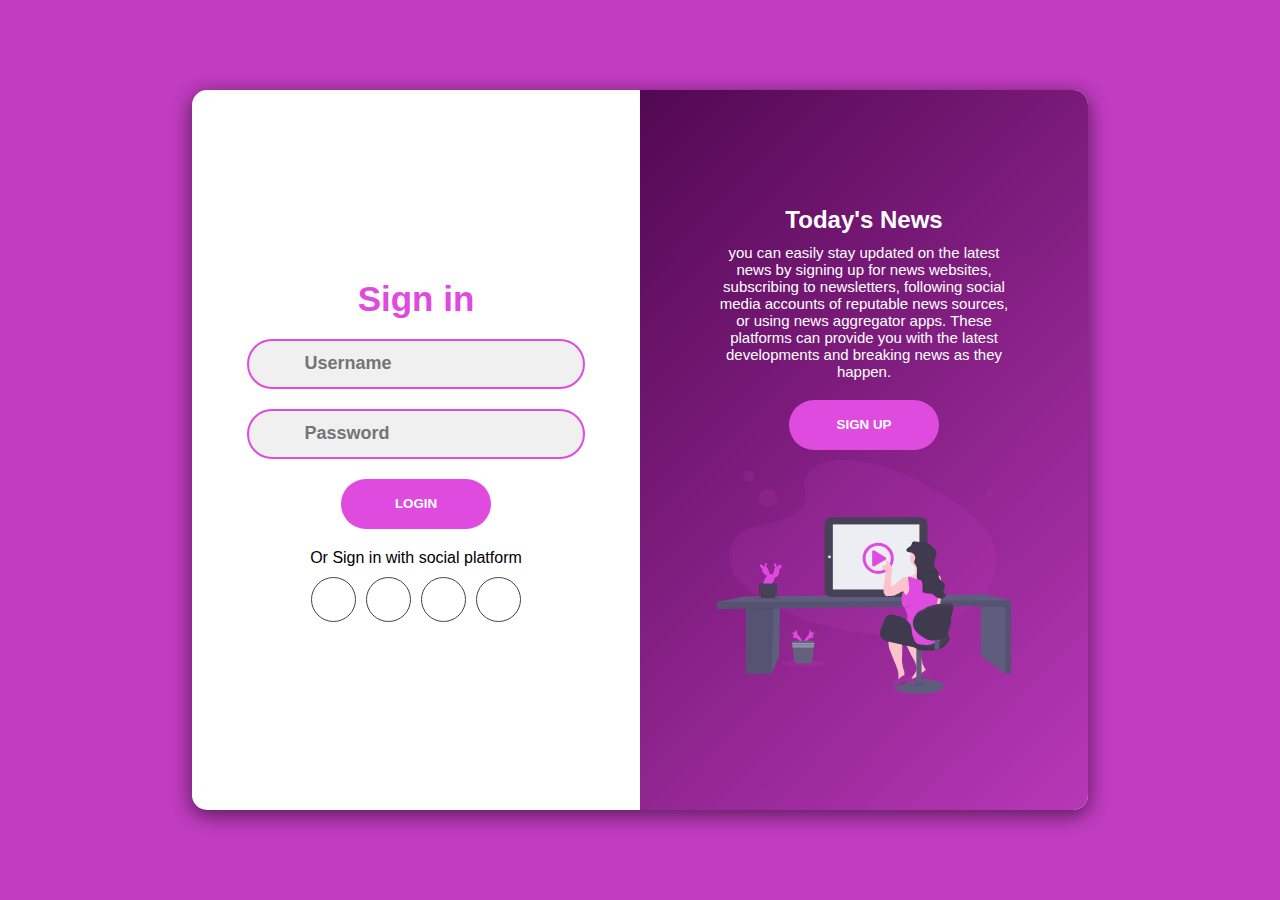
<file: index.html>
<!DOCTYPE html>
<html lang="en">

<head>
    <meta charset="UTF-8">
    <meta http-equiv="X-UA-Compatible" content="IE=edge">
    <meta name="viewport" content="width=device-width, initial-scale=1.0">
    <link rel="stylesheet" href="https://pro.fontawesome.com/releases/v5.10.0/css/all.css" integrity="sha384-AYmEC3Yw5cVb3ZcuHtOA93w35dYTsvhLPVnYs9eStHfGJvOvKxVfELGroGkvsg+p" crossorigin="anonymous" />
    <link rel="stylesheet" href="styles1.css">
    <title>signin-signup</title>
</head>

<body>
<!-- login click to next page-->
<script>
    function mydata(){
        var a=document.getElementById("n1").value;
        var b=document.getElementById("n2").value;
        if(a=="")
        {
            alert("\u26A0\ufe0f Please Fill the Username Press OK ");
            return false;
        }
        if(b=="")
        {
            alert("\u26A0\ufe0f Please Fill the Password Press OK ");
            return false;
        }

        else{
            
             return true;
        }
    }
</script>


    <div class="container">
        <div class="signin-signup">
            <form onsubmit="return mydata()" action="INDEX2.html" class="sign-in-form">
                <h2 class="title">Sign in</h2>
                <div class="input-field">
                    <i class="fas fa-user"></i>
                    <input type="text" id="n1" placeholder="Username">
                </div>
                <div class="input-field">
                    <i class="fas fa-lock"></i>
                    <input type="password" id="n2" placeholder="Password">
                </div>
                <!-- login Btn -->
                <input type="submit" value="Login" class="btn">
                <p class="social-text">Or Sign in with social platform</p>
                <div class="social-media">
                    <a href="#" class="social-icon">
                        <i class="fab fa-facebook"></i>
                    </a>
                    <a href="" class="social-icon">
                        <i class="fab fa-twitter"></i>
                    </a>
                    <a href="" class="social-icon">
                        <i class="fab fa-google"></i>
                    </a>
                    <a href="" class="social-icon">
                        <i class="fab fa-linkedin-in"></i>
                    </a>
                </div>
                <p class="account-text">Don't have an account? <a href="#" id="sign-up-btn2">Sign up</a></p>
            </form>
            <form action="" class="sign-up-form">
                <h2 class="title">Sign up</h2>
                <div class="input-field">
                    <i class="fas fa-user"></i>
                    <input type="text" placeholder="Username">
                </div>
                <div class="input-field">
                    <i class="fas fa-envelope"></i>
                    <input type="text" placeholder="Email">
                </div>
                <div class="input-field">
                    <i class="fas fa-lock"></i>
                    <input type="password" placeholder="Password">
                </div>
                <input type="submit" value="Sign up" class="btn">
                <p class="social-text">Or Sign in with social platform</p>
                <div class="social-media">
                    <a href="#" class="social-icon">
                        <i class="fab fa-facebook"></i>
                    </a>
                    <a href="" class="social-icon">
                        <i class="fab fa-twitter"></i>
                    </a>
                    <a href="" class="social-icon">
                        <i class="fab fa-google"></i>
                    </a>
                    <a href="" class="social-icon">
                        <i class="fab fa-linkedin-in"></i>
                    </a>
                </div>
                <p class="account-text">Already have an account? <a href="#" id="sign-in-btn2">Sign in</a></p>
            </form>
        </div>
        <div class="panels-container">
            <div class="panel left-panel">
                <div class="content">
                    <h3>Today's News</h3>
                    <p>you can easily stay updated on the latest news by signing up for news websites, subscribing to newsletters, following social media accounts of reputable news sources, or using news aggregator apps. These platforms can provide you with the latest developments and breaking news as they happen.</p>
                    <button class="btn" id="sign-in-btn">Sign in</button>
                </div>
                <img src="signin.svg" alt="" class="image">
            </div>
            <div class="panel right-panel">
                <div class="content">
                    <h3>Today's News</h3>
                    <p>you can easily stay updated on the latest news by signing up for news websites, subscribing to newsletters, following social media accounts of reputable news sources, or using news aggregator apps. These platforms can provide you with the latest developments and breaking news as they happen.</p>
                    <button class="btn" id="sign-up-btn">Sign up</button>
                </div>
                <img src="signup.svg" alt="" class="image">
            </div>
        </div>
    </div>
    <script src="app.js"></script>
</body>

</html>
</file>
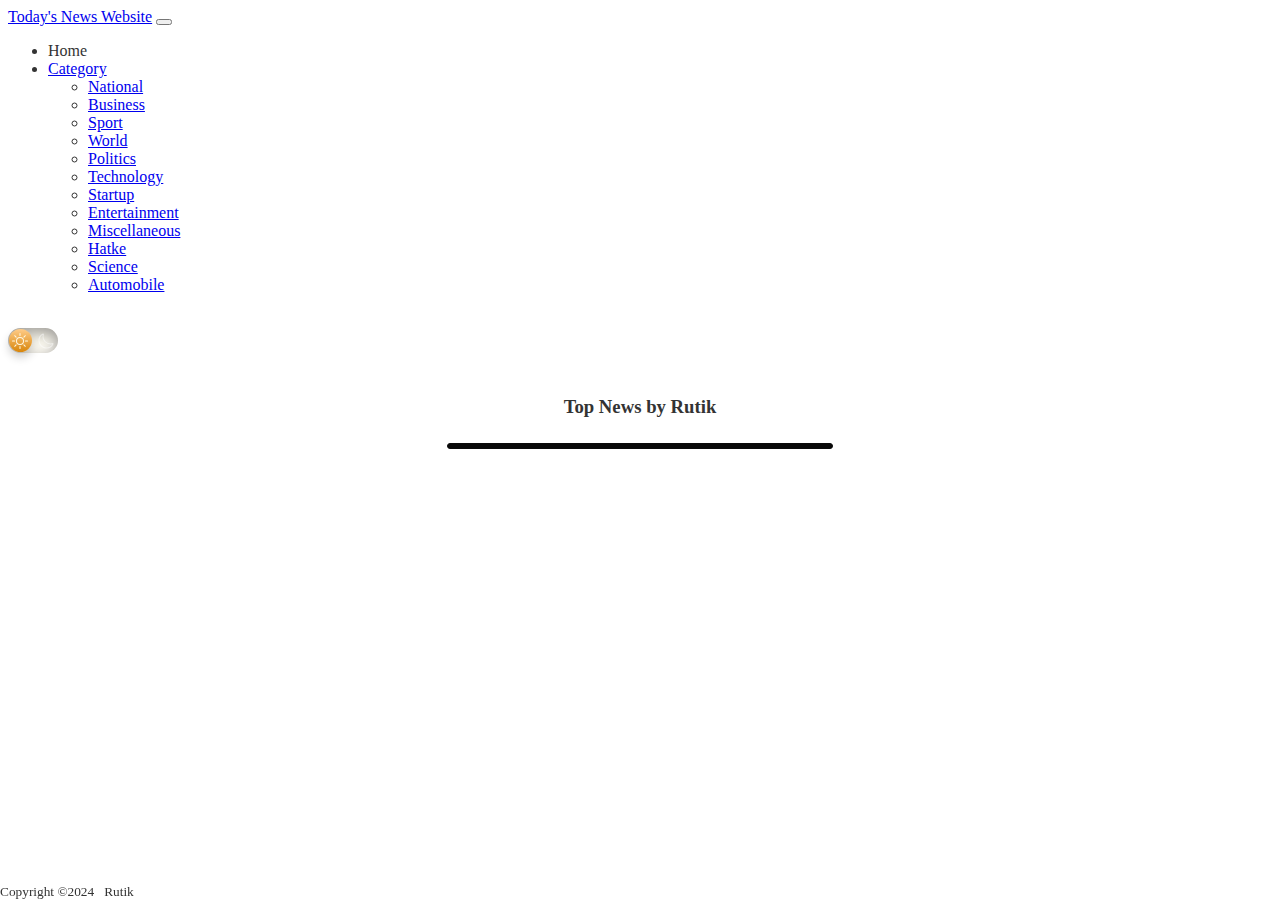
<file: INDEX2.HTML>
<!DOCTYPE html>
<html lang="en">

<head>
  <meta charset="utf-8" />
  <meta name="viewport" content="width=device-width, initial-scale=1" />
  <title>Today's News Website</title>
  <!-- favicon -->
  <link rel="icon" type="image/png" href="/img/favicon.png" sizes="32x32" />
  <!-- Bootsratp CSS -->
  <link href="https://cdn.jsdelivr.net/npm/bootstrap@5.2.0-beta1/dist/css/bootstrap.min.css" rel="stylesheet"
    integrity="sha384-0evHe/X+R7YkIZDRvuzKMRqM+OrBnVFBL6DOitfPri4tjfHxaWutUpFmBp4vmVor" crossorigin="anonymous" />
  <link rel="stylesheet" href="https://cdnjs.cloudflare.com/ajax/libs/font-awesome/6.3.0/css/all.min.css">

  <!-- Local CSS -->
  <link rel="stylesheet" href="style.css" />
</head>

<body>
  <!-- This is Bootsratp Nav bar -->
  <nav id="navbar">
    <nav class="navbar navbar-dark navbar-expand-lg bg-dark">
      <div class="container-fluid">
        <a class="navbar-brand" href="#">Today's News Website</a>
        <button class="navbar-toggler" type="button" data-bs-toggle="collapse" data-bs-target="#navbarSupportedContent"
          aria-controls="navbarSupportedContent" aria-expanded="false" aria-label="Toggle navigation">
          <span class="navbar-toggler-icon"></span>
        </button>
        <div class="collapse navbar-collapse" id="navbarSupportedContent">
          <ul class="navbar-nav me-auto mb-2 mb-lg-0">
            <li class="nav-item">
              <a class="nav-link active" aria-current="page" onclick="getNews('all')">Home</a>
            </li>
            <li class="nav-item dropdown">
              <a class="nav-link dropdown-toggle" href="#" id="navbarDropdown" role="button" data-bs-toggle="dropdown"
                aria-expanded="false">
                Category
              </a>
              <ul id="webList" class="dropdown-menu" aria-labelledby="navbarDropdown">
                <li onclick="sendCategory(this.id)" id="0">
                  <a class="dropdown-item" href="#">National</a>
                </li>
                <li onclick="sendCategory(this.id)" id="1">
                  <a class="dropdown-item" href="#">Business</a>
                </li>
                <li onclick="sendCategory(this.id)" id="2">
                  <a class="dropdown-item" href="#">Sport</a>
                </li>
                <li onclick="sendCategory(this.id)" id="3">
                  <a class="dropdown-item" href="#">World</a>
                </li>
                <li onclick="sendCategory(this.id)" id="4">
                  <a class="dropdown-item" href="#">Politics</a>
                </li>
                <li onclick="sendCategory(this.id)" id="5">
                  <a class="dropdown-item" href="#">Technology</a>
                </li>
                <li onclick="sendCategory(this.id)" id="6">
                  <a class="dropdown-item" href="#">Startup</a>
                </li>
                <li onclick="sendCategory(this.id)" id="7">
                  <a class="dropdown-item" href="#">Entertainment</a>
                </li>
                <li onclick="sendCategory(this.id)" id="8">
                  <a class="dropdown-item" href="#">Miscellaneous</a>
                </li>
                <li onclick="sendCategory(this.id)" id="9">
                  <a class="dropdown-item" href="#">Hatke</a>
                </li>
                <li onclick="sendCategory(this.id)" id="10">
                  <a class="dropdown-item" href="#">Science</a>
                </li>
                <li onclick="sendCategory(this.id)" id="11">
                  <a class="dropdown-item" href="#">Automobile</a>
                </li>
              </ul>
            </li>
          </ul>
              <div class="form-check form-switch">
                <input type="checkbox" id="darkModeToggle">
                <label class="form-check-label" for="darkModeToggle">
                  <svg class="moon"  xmlns="http://www.w3.org/2000/svg"
                  width="16" height="16"
                    viewBox="0 0 512 512">
                    <path fill="#fff"
                      d="M268.279,496c-67.574,0-130.978-26.191-178.534-73.745S16,311.293,16,243.718A252.252,252.252,0,0,1,154.183,18.676a24.44,24.44,0,0,1,34.46,28.958,220.12,220.12,0,0,0,54.8,220.923A218.746,218.746,0,0,0,399.085,333.2h0a220.2,220.2,0,0,0,65.277-9.846,24.439,24.439,0,0,1,28.959,34.461A252.256,252.256,0,0,1,268.279,496ZM153.31,55.781A219.3,219.3,0,0,0,48,243.718C48,365.181,146.816,464,268.279,464a219.3,219.3,0,0,0,187.938-105.31,252.912,252.912,0,0,1-57.13,6.513h0a250.539,250.539,0,0,1-178.268-74.016,252.147,252.147,0,0,1-67.509-235.4Z"
                      class="ci-primary"></path>
                  </svg>
                  <svg class="sun"  xmlns="http://www.w3.org/2000/svg" width="16"
                    height="16" fill="currentColor" class="bi bi-sun" viewBox="0 0 16 16">
                    <path
                      d="M8 11a3 3 0 1 1 0-6 3 3 0 0 1 0 6zm0 1a4 4 0 1 0 0-8 4 4 0 0 0 0 8zM8 0a.5.5 0 0 1 .5.5v2a.5.5 0 0 1-1 0v-2A.5.5 0 0 1 8 0zm0 13a.5.5 0 0 1 .5.5v2a.5.5 0 0 1-1 0v-2A.5.5 0 0 1 8 13zm8-5a.5.5 0 0 1-.5.5h-2a.5.5 0 0 1 0-1h2a.5.5 0 0 1 .5.5zM3 8a.5.5 0 0 1-.5.5h-2a.5.5 0 0 1 0-1h2A.5.5 0 0 1 3 8zm10.657-5.657a.5.5 0 0 1 0 .707l-1.414 1.415a.5.5 0 1 1-.707-.708l1.414-1.414a.5.5 0 0 1 .707 0zm-9.193 9.193a.5.5 0 0 1 0 .707L3.05 13.657a.5.5 0 0 1-.707-.707l1.414-1.414a.5.5 0 0 1 .707 0zm9.193 2.121a.5.5 0 0 1-.707 0l-1.414-1.414a.5.5 0 0 1 .707-.707l1.414 1.414a.5.5 0 0 1 0 .707zM4.464 4.465a.5.5 0 0 1-.707 0L2.343 3.05a.5.5 0 1 1 .707-.707l1.414 1.414a.5.5 0 0 1 0 .708z"
                      fill="#fff9e5"></path>
                  </svg>
                </label>
        </div>
      </div>
    </nav>
  </nav>
  <!-- This is basic header of website -->
  <div class="head container">
    <h3>
 Top News <span class="badge text-bg-secondary">by Rutik</span>
    </h3>
    <span class="line"></span>
  </div>
  <!-- This is div where all the News are Fetched from API -->
  <div id="newsBox"></div>
  <div id="spinner" class="mySpin spinner-border text-warning"></div>
  <!-- This is Basic Dark Fotter -->
  <footer id="sticky-footer" class="flex-shrink-0 py-2 bg-dark text-white-50">
    <div class="container text-center">
      <small>Copyright &copy;2024 &nbsp; Rutik </small>
    </div>
  </footer>

  <!-- Bootsratp js -->
  <script src="script.js"></script>
  <script src="https://cdn.jsdelivr.net/npm/bootstrap@5.2.0-beta1/dist/js/bootstrap.bundle.min.js"
    integrity="sha384-pprn3073KE6tl6bjs2QrFaJGz5/SUsLqktiwsUTF55Jfv3qYSDhgCecCxMW52nD2"
    crossorigin="anonymous"></script>
  <script src="https://cdn.jsdelivr.net/npm/@popperjs/core@2.11.5/dist/umd/popper.min.js"
    integrity="sha384-Xe+8cL9oJa6tN/veChSP7q+mnSPaj5Bcu9mPX5F5xIGE0DVittaqT5lorf0EI7Vk"
    crossorigin="anonymous"></script>
</body>

</html>
</file>
<file: styles1.css>
* {
    margin: 0;
    padding: 0;
    box-sizing: border-box;
    font-family: 'Poppins', sans-serif;
}

body {
    display: flex;
    align-items: center;
    justify-content: center;
    min-height: 100vh;
    background:#c03cc0;
}

.container {
    position: relative;
    width: 70vw;
    height: 80vh;
    background: #fff;
    border-radius: 15px;
    box-shadow: 0 4px 20px 0 rgba(0, 0, 0, 0.3), 0 6px 20px 0 rgba(0, 0, 0, 0.3);
    overflow: hidden;
}

.container::before {
    content: "";
    position: absolute;
    top: 0;
    left: -50%;
    width: 100%;
    height: 100%;
    background: linear-gradient(-45deg, #df4adf, #520852);
    z-index: 6;
    transform: translateX(100%);
    transition: 1s ease-in-out;
}

.signin-signup {
    position: absolute;
    top: 0;
    left: 0;
    width: 100%;
    height: 100%;
    display: flex;
    align-items: center;
    justify-content: space-around;
    z-index: 5;
}

form {
    display: flex;
    align-items: center;
    justify-content: center;
    flex-direction: column;
    width: 40%;
    min-width: 238px;
    padding: 0 10px;
}

form.sign-in-form {
    opacity: 1;
    transition: 0.5s ease-in-out;
    transition-delay: 1s;
}

form.sign-up-form {
    opacity: 0;
    transition: 0.5s ease-in-out;
    transition-delay: 1s;
}

.title {
    font-size: 35px;
    color: #df4adf;
    margin-bottom: 10px;
}

.input-field {
    width: 100%;
    height: 50px;
    background: #f0f0f0;
    margin: 10px 0;
    border: 2px solid #df4adf;
    border-radius: 50px;
    display: flex;
    align-items: center;
}

.input-field i {
    flex: 1;
    text-align: center;
    color: #666;
    font-size: 18px;
}

.input-field input {
    flex: 5;
    background: none;
    border: none;
    outline: none;
    width: 100%;
    font-size: 18px;
    font-weight: 600;
    color: #444;
}

.btn {
    width: 150px;
    height: 50px;
    border: none;
    border-radius: 50px;
    background: #df4adf;
    color: #fff;
    font-weight: 600;
    margin: 10px 0;
    text-transform: uppercase;
    cursor: pointer;
}

.btn:hover {
    background: #c03cc0;
}

.social-text {
    margin: 10px 0;
    font-size: 16px;
}

.social-media {
    display: flex;
    justify-content: center;
}

.social-icon {
    height: 45px;
    width: 45px;
    display: flex;
    align-items: center;
    justify-content: center;
    color: #444;
    border: 1px solid #444;
    border-radius: 50px;
    margin: 0 5px;
}

a {
    text-decoration: none;
}

.social-icon:hover {
    color: #df4adf;
    border-color: #df4adf;
}

.panels-container {
    position: absolute;
    top: 0;
    left: 0;
    width: 100%;
    height: 100%;
    display: flex;
    align-items: center;
    justify-content: space-around;
}

.panel {
    display: flex;
    flex-direction: column;
    align-items: center;
    justify-content: space-around;
    width: 35%;
    min-width: 238px;
    padding: 0 10px;
    text-align: center;
    z-index: 6;
}

.left-panel {
    pointer-events: none;
}

.content {
    color: #fff;
    transition: 1.1s ease-in-out;
    transition-delay: 0.5s;
}

.panel h3 {
    font-size: 24px;
    font-weight: 600;
}

.panel p {
    font-size: 15px;
    padding: 10px 0;
}

.image {
    width: 100%;
    transition: 1.1s ease-in-out;
    transition-delay: 0.4s;
}

.left-panel .image,
.left-panel .content {
    transform: translateX(-200%);
}

.right-panel .image,
.right-panel .content {
    transform: translateX(0);
}

.account-text {
    display: none;
}


/*Animation*/

.container.sign-up-mode::before {
    transform: translateX(0);
}

.container.sign-up-mode .right-panel .image,
.container.sign-up-mode .right-panel .content {
    transform: translateX(200%);
}

.container.sign-up-mode .left-panel .image,
.container.sign-up-mode .left-panel .content {
    transform: translateX(0);
}

.container.sign-up-mode form.sign-in-form {
    opacity: 0;
}

.container.sign-up-mode form.sign-up-form {
    opacity: 1;
}

.container.sign-up-mode .right-panel {
    pointer-events: none;
}

.container.sign-up-mode .left-panel {
    pointer-events: all;
}


/*Responsive*/

@media (max-width:779px) {
    .container {
        width: 100vw;
        height: 100vh;
    }
}

@media (max-width:635px) {
    .container::before {
        display: none;
    }
    form {
        width: 80%;
    }
    form.sign-up-form {
        display: none;
    }
    .container.sign-up-mode2 form.sign-up-form {
        display: flex;
        opacity: 1;
    }
    .container.sign-up-mode2 form.sign-in-form {
        display: none;
    }
    .panels-container {
        display: none;
    }
    .account-text {
        display: initial;
        margin-top: 30px;
    }
}

@media (max-width:320px) {
    form {
        width: 90%;
    }
}
</file>
<file: style.css>
@import url('https://fonts.googleapis.com/css2?family=Poppins:wght@300&display=swap');

/* Default (Light) Mode */
:root {
    --background-color: #ffffff; /* Light background color */
    --text-color: #333333; /* Dark text color */
    --card-background: rgba(128, 128, 128, 0.204); /* Card background color */
  }
  
  /* Dark Mode */
  body.dark-mode {
    --background-color: #333333; /* Dark background color */
    --text-color: #ffffff; /* Light text color */
    --card-background: rgba(33, 33, 32, 0.24); /* Dark card background color */
  }
  body {
    background-color: var(--background-color);
    color: var(--text-color);
  }
  .head {
    display: flex;
    justify-content: center;
    align-items: center;
    flex-direction: column;
    padding: 12px;
    margin: 12px auto;
}


.card-body{
    padding: 1rem;
}

.card-title{
    color: rgb(248, 65, 14);
    letter-spacing: 1px;
    font-size: 16px;
    font-weight: bold;
    font-family: 'Poppins', sans-serif;
    text-overflow: ellipsis;
    display: -webkit-box;
    -webkit-line-clamp: 2;
    -webkit-box-orient: vertical;  
    max-height: 80px; /* 4 lines at 20px per line */
    white-space: normal;
    overflow: hidden;


}
.card-text{
    max-height: 100px; /* 4 lines at 20px per line */
  overflow: hidden;
  text-overflow: ellipsis;
  letter-spacing: 1px;
  font-family: 'Poppins', sans-serif;
  white-space: normal;
  font-size: 13px;
  display: -webkit-box;
  -webkit-line-clamp: 4;
  -webkit-box-orient: vertical;  
}


.card-author{
    font-weight: bold;
    font-family: 'Poppins', sans-serif;
    letter-spacing: 1px;
    padding-top: 12px;
    font-size: 12px;
}
.card-date{
    font-family: 'Poppins', sans-serif;
    letter-spacing: 1px;
    font-size: 10px;
}

#newsBox {
    display: flex;
    justify-content: center;
align-items: center;
    gap: 2rem;
    flex-wrap: wrap;

}

.newsCard {
    display: flex;
    flex-direction: column;
    background-color: var(--card-background);
    height: 450px;
    width: 360px;
    border-radius: 9px;
    overflow: hidden;
    box-sizing: border-box;
}
.thumnail{
    width: 100%;
    height: 100%;
}

.imageWrapper{
    width: 100%;
    height: 180px;
    object-fit: cover;
}

#img {
    height: 406px;
    width: 721px;
}

.line {
    width: 30vw;
    border: 1px solid rgb(10, 10, 10);
    margin: 7px;
    background-color: rgb(8, 8, 8);
    height: 4px;
    border-radius: 24px;
}

footer {
    position: fixed;
    left: 0;
    bottom: 0;
    width: 100%;
}

.mySpin {
    margin: 50px auto;
    display: block;
    height: 10vh;
    ;
    width: 10vh;
    ;
    visibility: visible;
}

.card-header{
    border: none;
}

/* Media Quries */

@media only screen and (min-width:844px) and (max-width:1142px){
   
    .newsCard {
        display: flex;
        flex-direction: column;
        background-color: rgba(128, 128, 128, 0.204);
        height: 380px;
        width: 250px;
        border-radius: 9px;
        overflow: hidden;
        box-sizing: border-box;
    }
    .card-title{
        color: rgb(248, 65, 14);
        letter-spacing: 1px;
        font-size: 14px;
        font-weight: bold;
        font-family: 'Poppins', sans-serif;
        text-overflow: ellipsis;
        display: -webkit-box;
        -webkit-line-clamp: 2;
        -webkit-box-orient: vertical;  
        max-height: 80px; /* 4 lines at 20px per line */
        white-space: normal;
        overflow: hidden;
    
    
    }
    .card-author{
        font-weight: bold;
        font-family: 'Poppins', sans-serif;
        letter-spacing: 1px;
        padding-top: 12px;
        font-size: 8px;
    }
    .card-text{
        max-height: 100px; /* 4 lines at 20px per line */
      overflow: hidden;
      text-overflow: ellipsis;
      letter-spacing: 1px;
      font-family: 'Poppins', sans-serif;
      white-space: normal;
      font-size: 11px;
      display: -webkit-box;
      -webkit-line-clamp: 4;
      -webkit-box-orient: vertical;  
    }
    .imageWrapper{
        width: 100%;
        height: 150px;
        object-fit: cover;
    }
    .card-body{
        padding: 0.5rem;
    }
    
}
label {
    width:50px;
    height:25px;
    position: relative;
    display: block;
    background: #fffdf3;
    border-radius: 50px;
    box-shadow: inset 0px 5px 15px rgba(0,0,0,0.4), inset 0px -5px 15px rgba(255,255,255,0.4);
    cursor: pointer;
  }
  label:after {
    content: "";
    width:23px;
    height: 23px;
    position: absolute;
    top:1px;
    left:1px;
    background: linear-gradient(180deg,#ffcc89,#d8860b);
    border-radius: 50px;
    box-shadow: 0px 5px 10px rgba(4, 4, 4, 0.2);
  }
  input {
    width: 0;
    height: 0;
    visibility: hidden;
  }
  input:checked + label {
    background: #242424;
  }
  input:checked + label:after {
    left: 49px; 
    transform: translateX(-100%); 
    background: linear-gradient(180deg, #777, #3a3a3a);
}
  label, label:after {
    transition: 0.3s
  }
  label:active:after{ 
     width: 30px;
  }
  label svg {
    position: absolute;
    width: 20px;
    top: 4.5px;
    left:2px;
    z-index: 100;
  }
  label svg.sun {
    opacity: 1;
    transition: 0.3s;
  }
  label svg.moon {
    opacity: 0.5;
    left:28px;
    transition: 0.3s;
  }
  input:checked + label svg.sun {
    opacity: 0.2;
  }
  input:checked + label svg.moon {
     opacity: 1;
  }
  .form-switch{
    padding-left: 0;
  }
  .form-check{
    padding-left: 0;
  }
@media only screen and (min-width:492px) and (max-width:842px){

      
    .newsCard {
        display: flex;
        flex-direction: column;
        background-color: rgba(91, 88, 88, 0.204);
        height: 360px;
        width: 230px;
        border-radius: 9px;
        overflow: hidden;
        box-sizing: border-box;
    }
    .imageWrapper{
        width: 100%;
        height: 130px;
        object-fit: cover;
    }
    .card-title{
        color: rgb(248, 65, 14);
        letter-spacing: 1px;
        font-size: 13px;
        font-weight: bold;
        font-family: 'Poppins', sans-serif;
        text-overflow: ellipsis;
        display: -webkit-box;
        -webkit-line-clamp: 2;
        -webkit-box-orient: vertical;  
        max-height: 80px; /* 4 lines at 20px per line */
        white-space: normal;
        overflow: hidden;
    
    
    }
    .card-text{
        max-height: 100px; /* 4 lines at 20px per line */
      overflow: hidden;
      text-overflow: ellipsis;
      letter-spacing: 1px;
      font-family: 'Poppins', sans-serif;
      white-space: normal;
      font-size: 10px;
      display: -webkit-box;
      -webkit-line-clamp: 4;
      -webkit-box-orient: vertical;  
    }
    .card-author{
        font-weight: bold;
        font-family: 'Poppins', sans-serif;
        letter-spacing: 1px;
        padding-top: 12px;
        font-size: 8px;
    }
}
@media (prefers-color-scheme: dark) {
    body {
      background-color: var(--background-color);
      color: var(--text-color);
    }
    /* Add dark mode specific styles here */
}  
@media only screen and (min-width:400px) and (max-width:490px){

      
    .newsCard {
        display: flex;
        flex-direction: column;
        background-color: rgba(128, 128, 128, 0.204);
        height: 360px;
        width: 80%;
        border-radius: 9px;
        overflow: hidden;
        box-sizing: border-box;
    }
    .imageWrapper{
        width: 100%;
        height: 130px;
        object-fit: cover;
    }
    .card-title{
        color: rgb(248, 65, 14);
        letter-spacing: 1px;
        font-size: 13px;
        font-weight: bold;
        font-family: 'Poppins', sans-serif;
        text-overflow: ellipsis;
        display: -webkit-box;
        -webkit-line-clamp: 2;
        -webkit-box-orient: vertical;  
        max-height: 80px; /* 4 lines at 20px per line */
        white-space: normal;
        overflow: hidden;
    
    
    }
    .card-text{
        max-height: 100px; /* 4 lines at 20px per line */
      overflow: hidden;
      text-overflow: ellipsis;
      letter-spacing: 1px;
      font-family: 'Poppins', sans-serif;
      white-space: normal;
      font-size: 10px;
      display: -webkit-box;
      -webkit-line-clamp: 4;
      -webkit-box-orient: vertical;  
    }
    .card-author{
        font-weight: bold;
        font-family: 'Poppins', sans-serif;
        letter-spacing: 1px;
        padding-top: 12px;
        font-size: 8px;
    }
}
</file>
